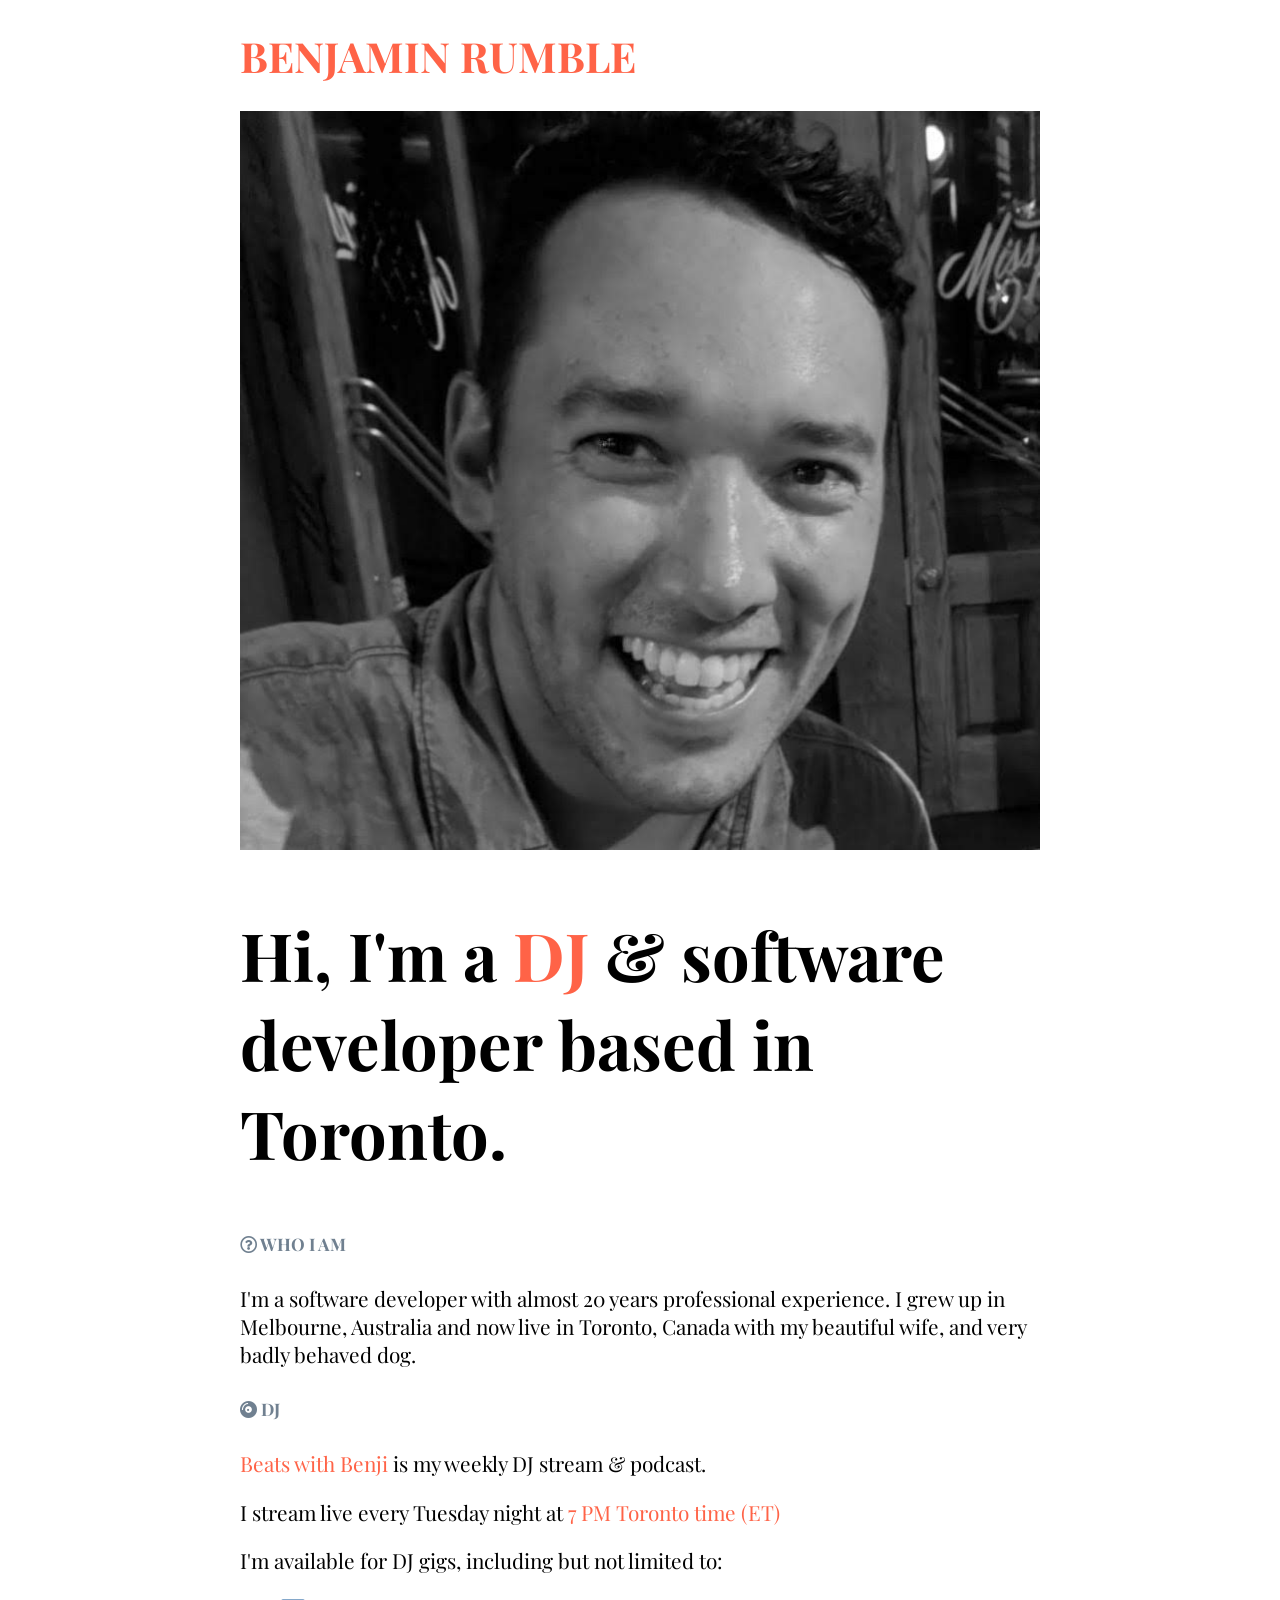
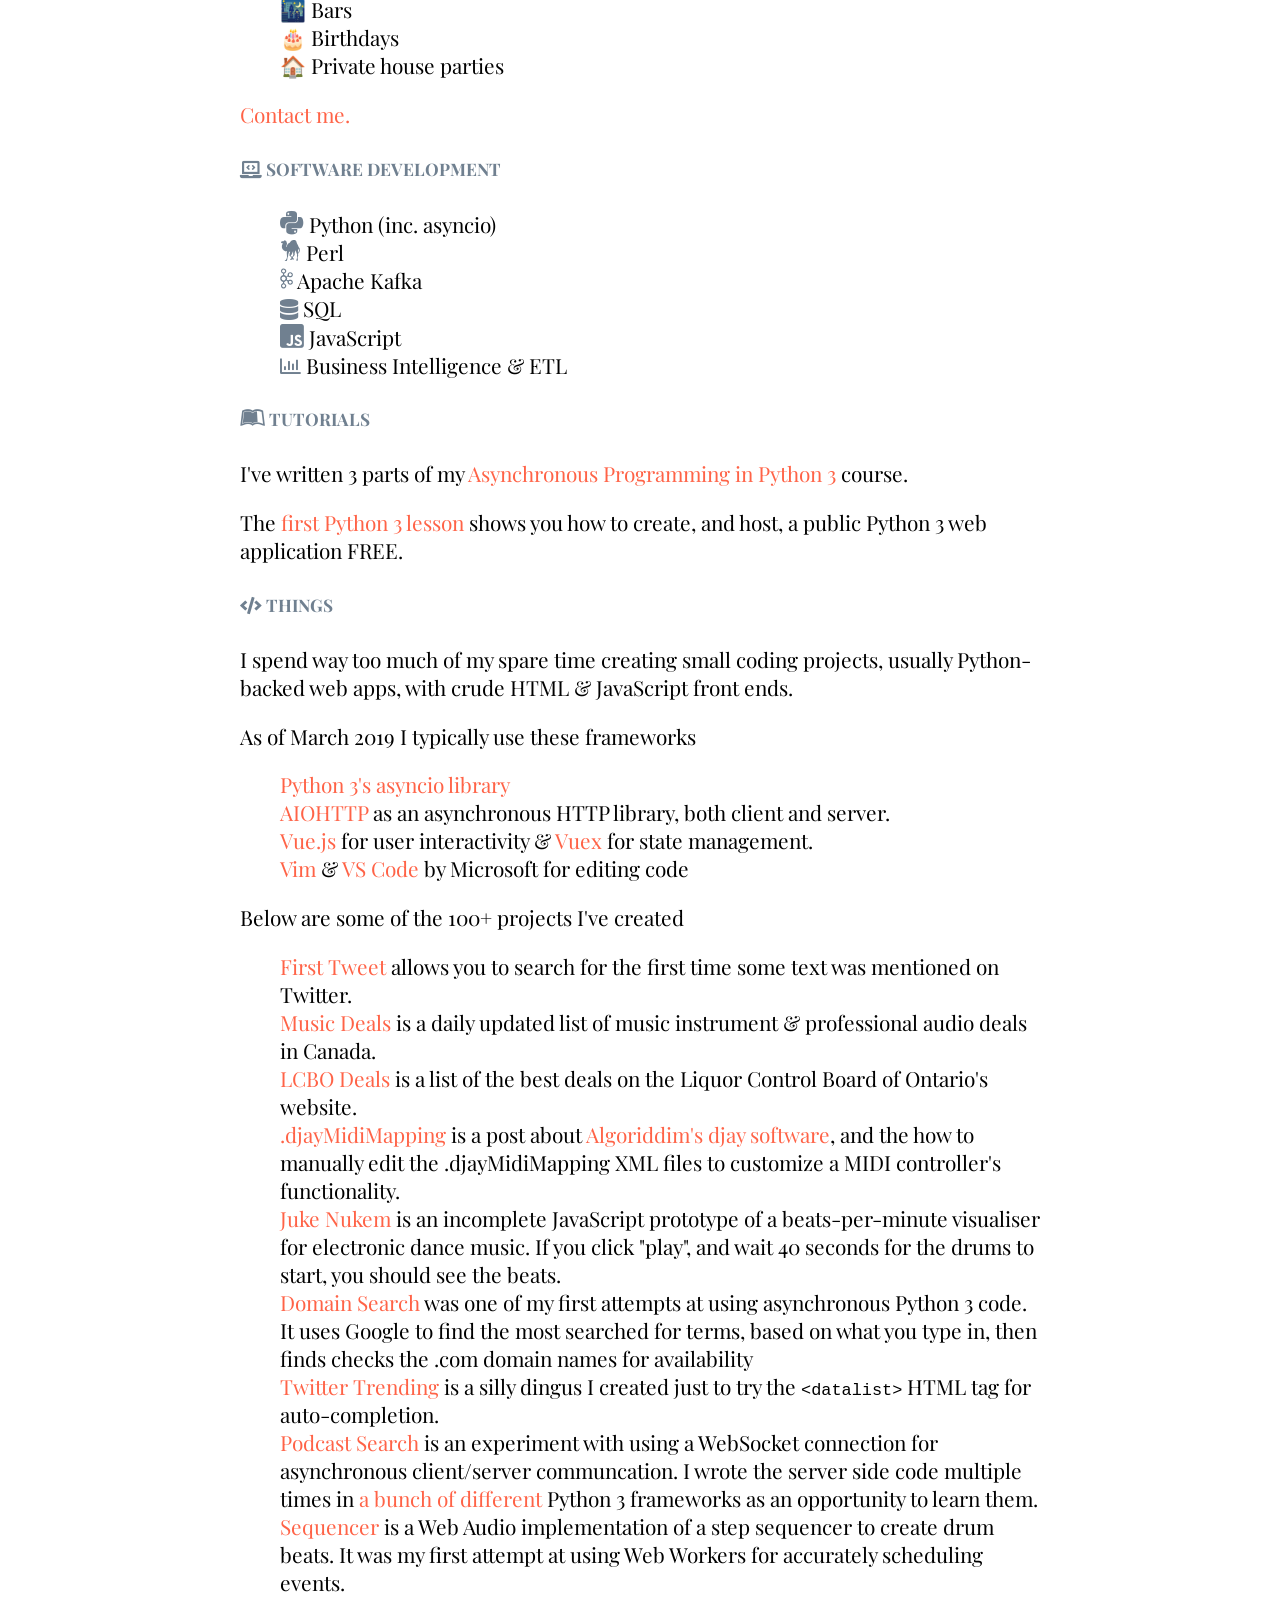
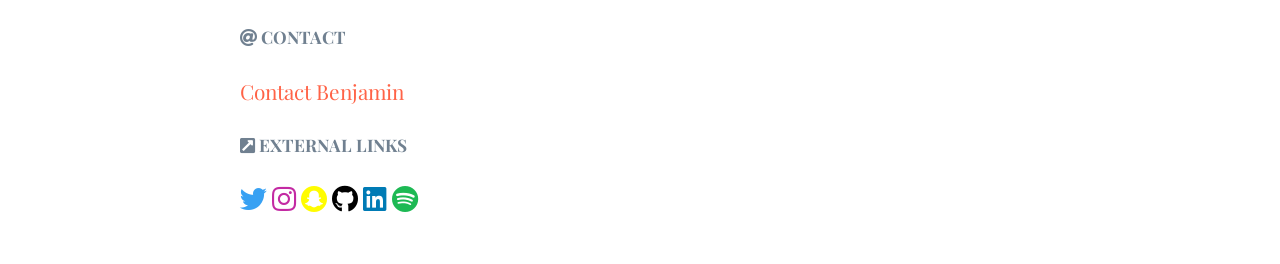
<file: index.html>
<!DOCTYPE html>
<html>
    <head>
        <title>Benjamin Rumble</title>
        <meta name="viewport" content="width=device-width, initial-scale=1">
        <meta property="og:title" content="Benjamin Rumble" />
        <meta property="og:url" content="https://irumble.com" />
        <meta property="og:type" content="website" />
        <meta property="og:description" content="The web page for Benjamin Rumble, DJ &amp; software developer." />
        <meta property="og:image" content="https://irumble.com/images/benjamin_rumble_bw_01.jpg" />
        <meta charset="utf-8" />
        <link rel="stylesheet" href="https://use.fontawesome.com/releases/v5.7.1/css/all.css" integrity="sha384-fnmOCqbTlWIlj8LyTjo7mOUStjsKC4pOpQbqyi7RrhN7udi9RwhKkMHpvLbHG9Sr" crossorigin="anonymous">
        <link href="https://fonts.googleapis.com/css?family=Playfair+Display" rel="stylesheet">
        <style>
            body {
                font-size: 1.3em;
                font-family: 'Playfair Display', serif;
                margin-bottom: 50px;
            }
            
            #container {
                max-width: 800px;
                margin-left: auto;
                margin-right: auto;
            }

            i {
                color:slategray;
            }

            h1 {
                color:slategray;
            }

            h2 {
                font-size: 3.2em;
            }

            h5 {
                /*font-size: 0.2em;*/
                color:slategray;
            }

            ul {
                list-style-type: none;
            }

            a {
                text-decoration: none;
                color:tomato;
            }

            .fab {
                font-size:1.3em;
            }

            img {
                width:100%;
                height:auto;
            }

            .fa-twitter {
                color: #38A1F3;
            }

            .fa-instagram {
                color: #c32aa3;
            }

            .fa-snapchat {
                color: #fffc00;
            }

            .fa-github {
                color: black;
            }

            .fa-linkedin {
                color: #007bb5;
            }
            .fa-spotify {
                color:#1db954;
            }

            .perl::before {
                content: "\0000a0";
                background: url("images/perl-icon.svg") 148px;
            }

            .icon {
                max-height: 21px;
                color: slategray;
                fill: slategray;
                border-color: slategray;
            }
        </style>
    </head>
    <body>
        <div id="container">
            <header class="h-card">
                <h1><a class="u-url u-uid" href="https://irumble.com">BENJAMIN RUMBLE</a></h1>
                <img class="p-photo" alt="Photo of Benjamin Rumble" src="/images/benjamin_rumble_bw_01.jpg" />
                <h2>Hi, I&apos;m a <a href="https://irumble.com/beatswithbenji/" title="Beats with Benji">DJ</a> &amp; software developer based in Toronto.</h2>
                <h5 id="whoiam"><i class="far fa-question-circle"></i> WHO I AM</h5>
                <p>
                    I'm a software developer with almost 20 years professional experience. 
                    I grew up in Melbourne, Australia and now live in <span class="p-locality">Toronto</span>, <span class="p-country-name">Canada</span> with my beautiful wife, and very badly behaved dog.
                </p>
            </header>
            <h5 id="dj"><i class="fas fa-compact-disc"></i> DJ</h5>
            <p>
                <a href="https://irumble.com/beatswithbenji/">Beats with Benji</a> is my weekly DJ stream &amp; podcast.
            </p>
            <p> 
                I stream live every Tuesday night at <a href="https://everytimezone.com/#2019-2-11,720,b8jj">7 PM Toronto time (ET)</a>
            </p>
            <p>I'm available for DJ gigs, including but not limited to:</p>
            <ul>
                <li>🌃 Bars</li>
                <li>🎂 Birthdays</li>
                <li>🏠 Private house parties</li>
            </ul>
            <p>
                <a href="/contact">Contact me.</a>
            </p>
            <h5 id="softwaredevelopment"><i class="fas fa-laptop-code"></i> SOFTWARE DEVELOPMENT</h5>
                <ul>
                    <li><i class="fab fa-python"></i> Python (inc. asyncio)</li>
                    <li><object data="images/perl-icon.svg" class="icon"></object> Perl</li>
                    <li><object data="images/Apache_Kafka.svg" class="icon"></object> Apache Kafka</li>
                    <li><i class="fas fa-database"></i> SQL</li>
                    <li><i class="fab fa-js-square"></i> JavaScript</li>
                    <li><i class="far fa-chart-bar"></i> Business Intelligence &amp; ETL</li>
                </ul>
            <h5 id="tutorials"><i class="fab fa-leanpub"></i> TUTORIALS</h5>
                <p>
                    I've written 3 parts of my <a href="/tutorials/python3">Asynchronous Programming in Python 3</a> course.
                </p>
                <p>
                    The <a href="/tutorials/python3">first Python 3 lesson</a> shows you how to create, and host, a public Python 3 web application FREE. 
                </p>

                <h5 id="things"><i class="fas fa-code"></i> THINGS</h5>
                <p>I spend way too much of my spare time creating small coding projects, usually Python-backed web apps, with crude HTML &amp; JavaScript front ends.</p>
                <p>As of March 2019 I typically use these frameworks</p>
                <ul>
                    <li>
                        <a href="https://asyncio.readthedocs.io">Python 3's  asyncio library</a>
                    </li>
                    <li>
                        <a href="https://aiohttp.readthedocs.io/">AIOHTTP</a> as an asynchronous HTTP library, both client and server.
                    </li>
                    <li>
                        <a href="https://vuejs.org/">Vue.js</a> for user interactivity &amp; <a href="https://vuex.vuejs.org/">Vuex</a> for state management.  
                    </li>
                    <li>
                        <a href="https://www.vim.org/">Vim</a> &amp; <a href="https://code.visualstudio.com/">VS Code</a> by Microsoft for editing code
                    </li>
                </ul>

                <p>Below are some of the 100+ projects I've created</p>
                <ul>
                    <li>
                        <a href="/firsttweet/">First Tweet</a> allows you to search for the first time some text was mentioned on Twitter.
                    </li>
                    <li>
                        <a href="/deals/music">Music Deals</a> is a daily updated list of music instrument &amp; professional audio deals in Canada.
                    </li>
                    
                    <li>
                        <a href="https://www.lcbodeals.com">LCBO Deals</a> is a list of the best deals on the Liquor Control Board of Ontario&apos;s website.
                    </li>
                    <li>
                        <a href="/djaymidimapping/">.djayMidiMapping</a> is a post about <a href="https://www.algoriddim.com/">Algoriddim's djay software</a>, and the how to manually edit the .djayMidiMapping XML files to customize a MIDI controller&apos;s functionality.
                    </li>
                    <li>
                        <a href="/jukenukem/v2/">Juke Nukem</a> is an incomplete JavaScript prototype of a beats-per-minute visualiser for electronic dance music. 
                        If you click "play", and wait 40 seconds for the drums to start, you should see the beats.
                    </li>
                    <li>
                        <a href="/domains">Domain Search</a> was one of my first attempts at using asynchronous Python 3 code. It uses Google to find the most searched 
                        for terms, based on what you type in, then finds checks the .com domain names for availability
                    </li>
                    <li>
                        <a href="/adhoc/autocomplete.html">Twitter Trending</a> is a silly dingus I created just to try the <code>&lt;datalist&gt;</code> 
                        HTML tag for auto-completion.
                    </li>
                    <li>
                        <a href="/podcasts">Podcast Search</a> is an experiment with using a WebSocket connection for asynchronous client/server communcation. 
                        I wrote the server side code multiple times in 
                        <a target="_blank" href="https://www.tornadoweb.org">a</a>
                        <a target="_blank" href="https://sanicframework.org/">bunch</a>
                        <a target="_blank" href="https://gitlab.com/pgjones/quart">of</a> 
                        <a target="_blank" href="https://docs.aiohttp.org">different</a>
                        Python 3 frameworks as an opportunity to learn them.
                    </li>
                    <li>
                        <a href="/sequencer">Sequencer</a> is a Web Audio implementation of a step sequencer to create drum beats. It was my first attempt at 
                        using Web Workers for accurately scheduling events.
                    </li>
                </ul>
            <h5 id="contact">
                <i class="fas fa-at"></i> CONTACT
            </h5>
            <p>
                <a href="/contact">Contact Benjamin</a>
            </p>
            <h5><i class="fas fa-external-link-square-alt"></i> EXTERNAL LINKS</h5>
            <p>
                <a target="_blank" rel="me" href="https://twitter.com/therumbler"><i class="fab fa-twitter"></i></a>
                <a target="_blank" rel="me" href="https://instagram.com/therumbler"><i class="fab fa-instagram"></i></a>
                <a target="_blank" href="https://www.snapchat.com/add/benjaminrumble"><i class="fab fa-snapchat"></i></a>
                <a target="_blank" rel="me" rel="me" href="https://github.com/therumbler"><i class="fab fa-github"></i></a>
                <a target="_blank" href="https://linkedin.com/in/benjaminrumble"><i class="fab fa-linkedin"></i></a>
                <a target="_blank" href="https://open.spotify.com/user/therumbler"><i class="fab fa-spotify"></i></a>
            </p>
        </div>
        <script>
            (function(i,s,o,g,r,a,m){i['GoogleAnalyticsObject']=r;i[r]=i[r]||function(){
            (i[r].q=i[r].q||[]).push(arguments)},i[r].l=1*new Date();a=s.createElement(o),
            m=s.getElementsByTagName(o)[0];a.async=1;a.src=g;m.parentNode.insertBefore(a,m)
            })(window,document,'script','https://www.google-analytics.com/analytics.js','ga');
            ga('create', 'UA-30404092-1', 'auto');
            ga('send', 'pageview');    
        </script>
    </body>
</html>
</file>
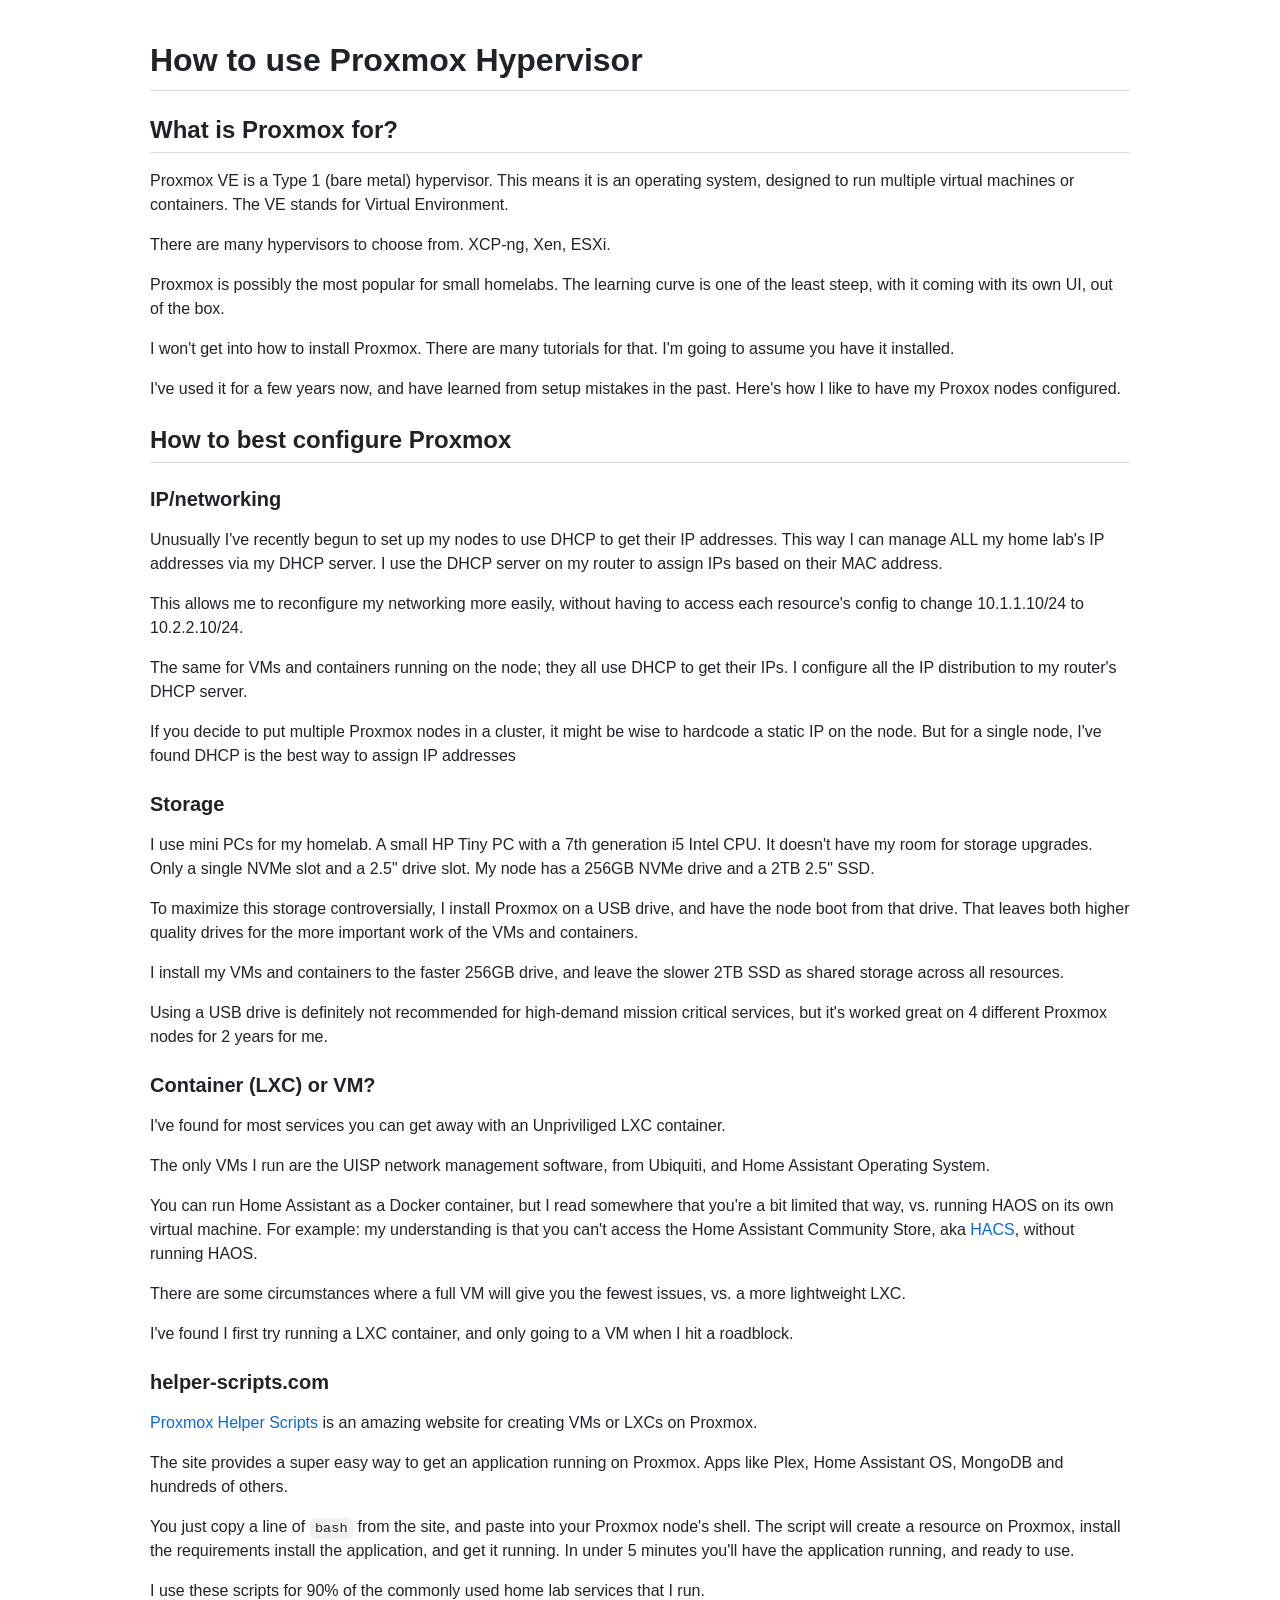
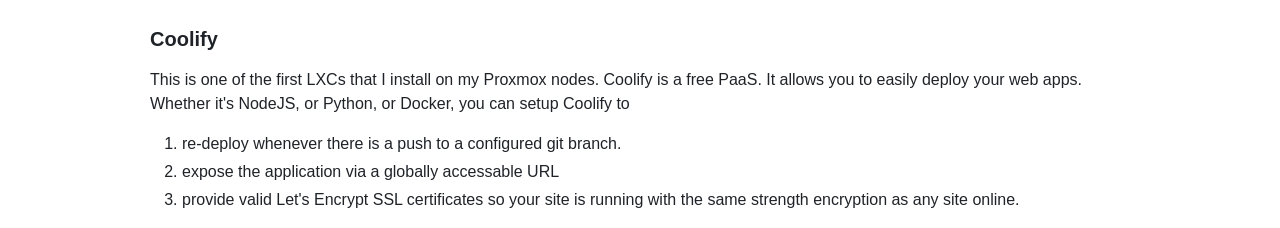
<file: tutorials/proxmox/index.html>
<!DOCTYPE html><html><head><meta charset="utf-8"><meta name="viewport" content="width=device-width, initial-scale=1"><style>@font-face {
  font-family: octicons-link;
  src: url([data-uri]) format('woff');
}

@media (prefers-color-scheme: dark) {
  body,
  [data-theme="dark"] {
    /*dark*/
    color-scheme: dark;
    --color-prettylights-syntax-comment: #8b949e;
    --color-prettylights-syntax-constant: #79c0ff;
    --color-prettylights-syntax-entity: #d2a8ff;
    --color-prettylights-syntax-storage-modifier-import: #c9d1d9;
    --color-prettylights-syntax-entity-tag: #7ee787;
    --color-prettylights-syntax-keyword: #ff7b72;
    --color-prettylights-syntax-string: #a5d6ff;
    --color-prettylights-syntax-variable: #ffa657;
    --color-prettylights-syntax-brackethighlighter-unmatched: #f85149;
    --color-prettylights-syntax-invalid-illegal-text: #f0f6fc;
    --color-prettylights-syntax-invalid-illegal-bg: #8e1519;
    --color-prettylights-syntax-carriage-return-text: #f0f6fc;
    --color-prettylights-syntax-carriage-return-bg: #b62324;
    --color-prettylights-syntax-string-regexp: #7ee787;
    --color-prettylights-syntax-markup-list: #f2cc60;
    --color-prettylights-syntax-markup-heading: #1f6feb;
    --color-prettylights-syntax-markup-italic: #c9d1d9;
    --color-prettylights-syntax-markup-bold: #c9d1d9;
    --color-prettylights-syntax-markup-deleted-text: #ffdcd7;
    --color-prettylights-syntax-markup-deleted-bg: #67060c;
    --color-prettylights-syntax-markup-inserted-text: #aff5b4;
    --color-prettylights-syntax-markup-inserted-bg: #033a16;
    --color-prettylights-syntax-markup-changed-text: #ffdfb6;
    --color-prettylights-syntax-markup-changed-bg: #5a1e02;
    --color-prettylights-syntax-markup-ignored-text: #c9d1d9;
    --color-prettylights-syntax-markup-ignored-bg: #1158c7;
    --color-prettylights-syntax-meta-diff-range: #d2a8ff;
    --color-prettylights-syntax-brackethighlighter-angle: #8b949e;
    --color-prettylights-syntax-sublimelinter-gutter-mark: #484f58;
    --color-prettylights-syntax-constant-other-reference-link: #a5d6ff;
    --color-fg-default: #e6edf3;
    --color-fg-muted: #848d97;
    --color-fg-subtle: #6e7681;
    --color-canvas-default: #0d1117;
    --color-canvas-subtle: #161b22;
    --color-border-default: #30363d;
    --color-border-muted: #21262d;
    --color-neutral-muted: rgba(110,118,129,0.4);
    --color-accent-fg: #2f81f7;
    --color-accent-emphasis: #1f6feb;
    --color-success-fg: #3fb950;
    --color-success-emphasis: #238636;
    --color-attention-fg: #d29922;
    --color-attention-emphasis: #9e6a03;
    --color-attention-subtle: rgba(187,128,9,0.15);
    --color-danger-fg: #f85149;
    --color-danger-emphasis: #da3633;
    --color-done-fg: #a371f7;
    --color-done-emphasis: #8957e5;
  }
}

@media (prefers-color-scheme: light) {
  body,
  [data-theme="light"] {
    /*light*/
    color-scheme: light;
    --color-prettylights-syntax-comment: #57606a;
    --color-prettylights-syntax-constant: #0550ae;
    --color-prettylights-syntax-entity: #6639ba;
    --color-prettylights-syntax-storage-modifier-import: #24292f;
    --color-prettylights-syntax-entity-tag: #116329;
    --color-prettylights-syntax-keyword: #cf222e;
    --color-prettylights-syntax-string: #0a3069;
    --color-prettylights-syntax-variable: #953800;
    --color-prettylights-syntax-brackethighlighter-unmatched: #82071e;
    --color-prettylights-syntax-invalid-illegal-text: #f6f8fa;
    --color-prettylights-syntax-invalid-illegal-bg: #82071e;
    --color-prettylights-syntax-carriage-return-text: #f6f8fa;
    --color-prettylights-syntax-carriage-return-bg: #cf222e;
    --color-prettylights-syntax-string-regexp: #116329;
    --color-prettylights-syntax-markup-list: #3b2300;
    --color-prettylights-syntax-markup-heading: #0550ae;
    --color-prettylights-syntax-markup-italic: #24292f;
    --color-prettylights-syntax-markup-bold: #24292f;
    --color-prettylights-syntax-markup-deleted-text: #82071e;
    --color-prettylights-syntax-markup-deleted-bg: #ffebe9;
    --color-prettylights-syntax-markup-inserted-text: #116329;
    --color-prettylights-syntax-markup-inserted-bg: #dafbe1;
    --color-prettylights-syntax-markup-changed-text: #953800;
    --color-prettylights-syntax-markup-changed-bg: #ffd8b5;
    --color-prettylights-syntax-markup-ignored-text: #eaeef2;
    --color-prettylights-syntax-markup-ignored-bg: #0550ae;
    --color-prettylights-syntax-meta-diff-range: #8250df;
    --color-prettylights-syntax-brackethighlighter-angle: #57606a;
    --color-prettylights-syntax-sublimelinter-gutter-mark: #8c959f;
    --color-prettylights-syntax-constant-other-reference-link: #0a3069;
    --color-fg-default: #1F2328;
    --color-fg-muted: #656d76;
    --color-fg-subtle: #6e7781;
    --color-canvas-default: #ffffff;
    --color-canvas-subtle: #f6f8fa;
    --color-border-default: #d0d7de;
    --color-border-muted: hsla(210,18%,87%,1);
    --color-neutral-muted: rgba(175,184,193,0.2);
    --color-accent-fg: #0969da;
    --color-accent-emphasis: #0969da;
    --color-success-fg: #1a7f37;
    --color-success-emphasis: #1f883d;
    --color-attention-fg: #9a6700;
    --color-attention-emphasis: #9a6700;
    --color-attention-subtle: #fff8c5;
    --color-danger-fg: #d1242f;
    --color-danger-emphasis: #cf222e;
    --color-done-fg: #8250df;
    --color-done-emphasis: #8250df;
  }
}

body {
    max-width: 980px;
    margin: 16px auto;
    background-color: var(--color-canvas-default);
}

.markdown-body .octicon-link:before {
  font: normal normal normal 16px/1 octicons-link;
  display: inline-block;
  text-decoration: none;
  text-rendering: auto;
  -webkit-font-smoothing: antialiased;
  -moz-osx-font-smoothing: grayscale;
  -webkit-user-select: none;
  -moz-user-select: none;
  -ms-user-select: none;
  user-select: none;
  content: '\f05c';
  vertical-align: middle;
}

.markdown-body {
  -ms-text-size-adjust: 100%;
  -webkit-text-size-adjust: 100%;
  margin: 0;
  color: var(--color-fg-default);
  background-color: var(--color-canvas-default);
  font-family: -apple-system,BlinkMacSystemFont,"Segoe UI","Noto Sans",Helvetica,Arial,sans-serif,"Apple Color Emoji","Segoe UI Emoji";
  font-size: 16px;
  line-height: 1.5;
  word-wrap: break-word;
}

.markdown-body .octicon {
  display: inline-block;
  fill: currentColor;
  vertical-align: text-bottom;
}

.markdown-body h1:hover .anchor .octicon-link:before,
.markdown-body h2:hover .anchor .octicon-link:before,
.markdown-body h3:hover .anchor .octicon-link:before,
.markdown-body h4:hover .anchor .octicon-link:before,
.markdown-body h5:hover .anchor .octicon-link:before,
.markdown-body h6:hover .anchor .octicon-link:before {
  width: 16px;
  height: 16px;
  content: ' ';
  display: inline-block;
  background-color: currentColor;
  -webkit-mask-image: url("data:image/svg+xml,<svg xmlns='http://www.w3.org/2000/svg' viewBox='0 0 16 16' version='1.1' aria-hidden='true'><path fill-rule='evenodd' d='M7.775 3.275a.75.75 0 001.06 1.06l1.25-1.25a2 2 0 112.83 2.83l-2.5 2.5a2 2 0 01-2.83 0 .75.75 0 00-1.06 1.06 3.5 3.5 0 004.95 0l2.5-2.5a3.5 3.5 0 00-4.95-4.95l-1.25 1.25zm-4.69 9.64a2 2 0 010-2.83l2.5-2.5a2 2 0 012.83 0 .75.75 0 001.06-1.06 3.5 3.5 0 00-4.95 0l-2.5 2.5a3.5 3.5 0 004.95 4.95l1.25-1.25a.75.75 0 00-1.06-1.06l-1.25 1.25a2 2 0 01-2.83 0z'></path></svg>");
  mask-image: url("data:image/svg+xml,<svg xmlns='http://www.w3.org/2000/svg' viewBox='0 0 16 16' version='1.1' aria-hidden='true'><path fill-rule='evenodd' d='M7.775 3.275a.75.75 0 001.06 1.06l1.25-1.25a2 2 0 112.83 2.83l-2.5 2.5a2 2 0 01-2.83 0 .75.75 0 00-1.06 1.06 3.5 3.5 0 004.95 0l2.5-2.5a3.5 3.5 0 00-4.95-4.95l-1.25 1.25zm-4.69 9.64a2 2 0 010-2.83l2.5-2.5a2 2 0 012.83 0 .75.75 0 001.06-1.06 3.5 3.5 0 00-4.95 0l-2.5 2.5a3.5 3.5 0 004.95 4.95l1.25-1.25a.75.75 0 00-1.06-1.06l-1.25 1.25a2 2 0 01-2.83 0z'></path></svg>");
}

.markdown-body details,
.markdown-body figcaption,
.markdown-body figure {
  display: block;
}

.markdown-body summary {
  display: list-item;
}

.markdown-body [hidden] {
  display: none !important;
}

.markdown-body a {
  background-color: transparent;
  color: var(--color-accent-fg);
  text-decoration: none;
}

.markdown-body abbr[title] {
  border-bottom: none;
  -webkit-text-decoration: underline dotted;
  text-decoration: underline dotted;
}

.markdown-body b,
.markdown-body strong {
  font-weight: var(--base-text-weight-semibold, 600);
}

.markdown-body dfn {
  font-style: italic;
}

.markdown-body h1 {
  margin: .67em 0;
  font-weight: var(--base-text-weight-semibold, 600);
  padding-bottom: .3em;
  font-size: 2em;
  border-bottom: 1px solid var(--color-border-muted);
}

.markdown-body mark {
  background-color: var(--color-attention-subtle);
  color: var(--color-fg-default);
}

.markdown-body small {
  font-size: 90%;
}

.markdown-body sub,
.markdown-body sup {
  font-size: 75%;
  line-height: 0;
  position: relative;
  vertical-align: baseline;
}

.markdown-body sub {
  bottom: -0.25em;
}

.markdown-body sup {
  top: -0.5em;
}

.markdown-body img {
  border-style: none;
  max-width: 100%;
  box-sizing: content-box;
  background-color: var(--color-canvas-default);
}

.markdown-body code,
.markdown-body kbd,
.markdown-body pre,
.markdown-body samp {
  font-family: monospace;
  font-size: 1em;
}

.markdown-body figure {
  margin: 1em 40px;
}

.markdown-body hr {
  box-sizing: content-box;
  overflow: hidden;
  background: transparent;
  border-bottom: 1px solid var(--color-border-muted);
  height: .25em;
  padding: 0;
  margin: 24px 0;
  background-color: var(--color-border-default);
  border: 0;
}

.markdown-body input {
  font: inherit;
  margin: 0;
  overflow: visible;
  font-family: inherit;
  font-size: inherit;
  line-height: inherit;
}

.markdown-body [type=button],
.markdown-body [type=reset],
.markdown-body [type=submit] {
  -webkit-appearance: button;
  appearance: button;
}

.markdown-body [type=checkbox],
.markdown-body [type=radio] {
  box-sizing: border-box;
  padding: 0;
}

.markdown-body [type=number]::-webkit-inner-spin-button,
.markdown-body [type=number]::-webkit-outer-spin-button {
  height: auto;
}

.markdown-body [type=search]::-webkit-search-cancel-button,
.markdown-body [type=search]::-webkit-search-decoration {
  -webkit-appearance: none;
  appearance: none;
}

.markdown-body ::-webkit-input-placeholder {
  color: inherit;
  opacity: .54;
}

.markdown-body ::-webkit-file-upload-button {
  -webkit-appearance: button;
  appearance: button;
  font: inherit;
}

.markdown-body a:hover {
  text-decoration: underline;
}

.markdown-body ::placeholder {
  color: var(--color-fg-subtle);
  opacity: 1;
}

.markdown-body hr::before {
  display: table;
  content: "";
}

.markdown-body hr::after {
  display: table;
  clear: both;
  content: "";
}

.markdown-body table {
  border-spacing: 0;
  border-collapse: collapse;
  display: block;
  width: max-content;
  max-width: 100%;
  overflow: auto;
}

.markdown-body td,
.markdown-body th {
  padding: 0;
}

.markdown-body details summary {
  cursor: pointer;
}

.markdown-body details:not([open])>*:not(summary) {
  display: none !important;
}

.markdown-body a:focus,
.markdown-body [role=button]:focus,
.markdown-body input[type=radio]:focus,
.markdown-body input[type=checkbox]:focus {
  outline: 2px solid var(--color-accent-fg);
  outline-offset: -2px;
  box-shadow: none;
}

.markdown-body a:focus:not(:focus-visible),
.markdown-body [role=button]:focus:not(:focus-visible),
.markdown-body input[type=radio]:focus:not(:focus-visible),
.markdown-body input[type=checkbox]:focus:not(:focus-visible) {
  outline: solid 1px transparent;
}

.markdown-body a:focus-visible,
.markdown-body [role=button]:focus-visible,
.markdown-body input[type=radio]:focus-visible,
.markdown-body input[type=checkbox]:focus-visible {
  outline: 2px solid var(--color-accent-fg);
  outline-offset: -2px;
  box-shadow: none;
}

.markdown-body a:not([class]):focus,
.markdown-body a:not([class]):focus-visible,
.markdown-body input[type=radio]:focus,
.markdown-body input[type=radio]:focus-visible,
.markdown-body input[type=checkbox]:focus,
.markdown-body input[type=checkbox]:focus-visible {
  outline-offset: 0;
}

.markdown-body kbd {
  display: inline-block;
  padding: 3px 5px;
  font: 11px ui-monospace,SFMono-Regular,SF Mono,Menlo,Consolas,Liberation Mono,monospace;
  line-height: 10px;
  color: var(--color-fg-default);
  vertical-align: middle;
  background-color: var(--color-canvas-subtle);
  border: solid 1px var(--color-neutral-muted);
  border-bottom-color: var(--color-neutral-muted);
  border-radius: 6px;
  box-shadow: inset 0 -1px 0 var(--color-neutral-muted);
}

.markdown-body h1,
.markdown-body h2,
.markdown-body h3,
.markdown-body h4,
.markdown-body h5,
.markdown-body h6 {
  margin-top: 24px;
  margin-bottom: 16px;
  font-weight: var(--base-text-weight-semibold, 600);
  line-height: 1.25;
}

.markdown-body h2 {
  font-weight: var(--base-text-weight-semibold, 600);
  padding-bottom: .3em;
  font-size: 1.5em;
  border-bottom: 1px solid var(--color-border-muted);
}

.markdown-body h3 {
  font-weight: var(--base-text-weight-semibold, 600);
  font-size: 1.25em;
}

.markdown-body h4 {
  font-weight: var(--base-text-weight-semibold, 600);
  font-size: 1em;
}

.markdown-body h5 {
  font-weight: var(--base-text-weight-semibold, 600);
  font-size: .875em;
}

.markdown-body h6 {
  font-weight: var(--base-text-weight-semibold, 600);
  font-size: .85em;
  color: var(--color-fg-muted);
}

.markdown-body p {
  margin-top: 0;
  margin-bottom: 10px;
}

.markdown-body blockquote {
  margin: 0;
  padding: 0 1em;
  color: var(--color-fg-muted);
  border-left: .25em solid var(--color-border-default);
}

.markdown-body ul,
.markdown-body ol {
  margin-top: 0;
  margin-bottom: 0;
  padding-left: 2em;
}

.markdown-body ol ol,
.markdown-body ul ol {
  list-style-type: lower-roman;
}

.markdown-body ul ul ol,
.markdown-body ul ol ol,
.markdown-body ol ul ol,
.markdown-body ol ol ol {
  list-style-type: lower-alpha;
}

.markdown-body dd {
  margin-left: 0;
}

.markdown-body tt,
.markdown-body code,
.markdown-body samp {
  font-family: ui-monospace,SFMono-Regular,SF Mono,Menlo,Consolas,Liberation Mono,monospace;
  font-size: 12px;
}

.markdown-body pre {
  margin-top: 0;
  margin-bottom: 0;
  font-family: ui-monospace,SFMono-Regular,SF Mono,Menlo,Consolas,Liberation Mono,monospace;
  font-size: 12px;
  word-wrap: normal;
}

.markdown-body .octicon {
  display: inline-block;
  overflow: visible !important;
  vertical-align: text-bottom;
  fill: currentColor;
}

.markdown-body input::-webkit-outer-spin-button,
.markdown-body input::-webkit-inner-spin-button {
  margin: 0;
  -webkit-appearance: none;
  appearance: none;
}

.markdown-body .mr-2 {
  margin-right: var(--base-size-8, 8px) !important;
}

.markdown-body::before {
  display: table;
  content: "";
}

.markdown-body::after {
  display: table;
  clear: both;
  content: "";
}

.markdown-body>*:first-child {
  margin-top: 0 !important;
}

.markdown-body>*:last-child {
  margin-bottom: 0 !important;
}

.markdown-body a:not([href]) {
  color: inherit;
  text-decoration: none;
}

.markdown-body .absent {
  color: var(--color-danger-fg);
}

.markdown-body .anchor {
  float: left;
  padding-right: 4px;
  margin-left: -20px;
  line-height: 1;
}

.markdown-body .anchor:focus {
  outline: none;
}

.markdown-body p,
.markdown-body blockquote,
.markdown-body ul,
.markdown-body ol,
.markdown-body dl,
.markdown-body table,
.markdown-body pre,
.markdown-body details {
  margin-top: 0;
  margin-bottom: 16px;
}

.markdown-body blockquote>:first-child {
  margin-top: 0;
}

.markdown-body blockquote>:last-child {
  margin-bottom: 0;
}

.markdown-body h1 .octicon-link,
.markdown-body h2 .octicon-link,
.markdown-body h3 .octicon-link,
.markdown-body h4 .octicon-link,
.markdown-body h5 .octicon-link,
.markdown-body h6 .octicon-link {
  color: var(--color-fg-default);
  vertical-align: middle;
  visibility: hidden;
}

.markdown-body h1:hover .anchor,
.markdown-body h2:hover .anchor,
.markdown-body h3:hover .anchor,
.markdown-body h4:hover .anchor,
.markdown-body h5:hover .anchor,
.markdown-body h6:hover .anchor {
  text-decoration: none;
}

.markdown-body h1:hover .anchor .octicon-link,
.markdown-body h2:hover .anchor .octicon-link,
.markdown-body h3:hover .anchor .octicon-link,
.markdown-body h4:hover .anchor .octicon-link,
.markdown-body h5:hover .anchor .octicon-link,
.markdown-body h6:hover .anchor .octicon-link {
  visibility: visible;
}

.markdown-body h1 tt,
.markdown-body h1 code,
.markdown-body h2 tt,
.markdown-body h2 code,
.markdown-body h3 tt,
.markdown-body h3 code,
.markdown-body h4 tt,
.markdown-body h4 code,
.markdown-body h5 tt,
.markdown-body h5 code,
.markdown-body h6 tt,
.markdown-body h6 code {
  padding: 0 .2em;
  font-size: inherit;
}

.markdown-body summary h1,
.markdown-body summary h2,
.markdown-body summary h3,
.markdown-body summary h4,
.markdown-body summary h5,
.markdown-body summary h6 {
  display: inline-block;
}

.markdown-body summary h1 .anchor,
.markdown-body summary h2 .anchor,
.markdown-body summary h3 .anchor,
.markdown-body summary h4 .anchor,
.markdown-body summary h5 .anchor,
.markdown-body summary h6 .anchor {
  margin-left: -40px;
}

.markdown-body summary h1,
.markdown-body summary h2 {
  padding-bottom: 0;
  border-bottom: 0;
}

.markdown-body ul.no-list,
.markdown-body ol.no-list {
  padding: 0;
  list-style-type: none;
}

.markdown-body ol[type="a s"] {
  list-style-type: lower-alpha;
}

.markdown-body ol[type="A s"] {
  list-style-type: upper-alpha;
}

.markdown-body ol[type="i s"] {
  list-style-type: lower-roman;
}

.markdown-body ol[type="I s"] {
  list-style-type: upper-roman;
}

.markdown-body ol[type="1"] {
  list-style-type: decimal;
}

.markdown-body div>ol:not([type]) {
  list-style-type: decimal;
}

.markdown-body ul ul,
.markdown-body ul ol,
.markdown-body ol ol,
.markdown-body ol ul {
  margin-top: 0;
  margin-bottom: 0;
}

.markdown-body li>p {
  margin-top: 16px;
}

.markdown-body li+li {
  margin-top: .25em;
}

.markdown-body dl {
  padding: 0;
}

.markdown-body dl dt {
  padding: 0;
  margin-top: 16px;
  font-size: 1em;
  font-style: italic;
  font-weight: var(--base-text-weight-semibold, 600);
}

.markdown-body dl dd {
  padding: 0 16px;
  margin-bottom: 16px;
}

.markdown-body table th {
  font-weight: var(--base-text-weight-semibold, 600);
}

.markdown-body table th,
.markdown-body table td {
  padding: 6px 13px;
  border: 1px solid var(--color-border-default);
}

.markdown-body table td>:last-child {
  margin-bottom: 0;
}

.markdown-body table tr {
  background-color: var(--color-canvas-default);
  border-top: 1px solid var(--color-border-muted);
}

.markdown-body table tr:nth-child(2n) {
  background-color: var(--color-canvas-subtle);
}

.markdown-body table img {
  background-color: transparent;
}

.markdown-body img[align=right] {
  padding-left: 20px;
}

.markdown-body img[align=left] {
  padding-right: 20px;
}

.markdown-body .emoji {
  max-width: none;
  vertical-align: text-top;
  background-color: transparent;
}

.markdown-body span.frame {
  display: block;
  overflow: hidden;
}

.markdown-body span.frame>span {
  display: block;
  float: left;
  width: auto;
  padding: 7px;
  margin: 13px 0 0;
  overflow: hidden;
  border: 1px solid var(--color-border-default);
}

.markdown-body span.frame span img {
  display: block;
  float: left;
}

.markdown-body span.frame span span {
  display: block;
  padding: 5px 0 0;
  clear: both;
  color: var(--color-fg-default);
}

.markdown-body span.align-center {
  display: block;
  overflow: hidden;
  clear: both;
}

.markdown-body span.align-center>span {
  display: block;
  margin: 13px auto 0;
  overflow: hidden;
  text-align: center;
}

.markdown-body span.align-center span img {
  margin: 0 auto;
  text-align: center;
}

.markdown-body span.align-right {
  display: block;
  overflow: hidden;
  clear: both;
}

.markdown-body span.align-right>span {
  display: block;
  margin: 13px 0 0;
  overflow: hidden;
  text-align: right;
}

.markdown-body span.align-right span img {
  margin: 0;
  text-align: right;
}

.markdown-body span.float-left {
  display: block;
  float: left;
  margin-right: 13px;
  overflow: hidden;
}

.markdown-body span.float-left span {
  margin: 13px 0 0;
}

.markdown-body span.float-right {
  display: block;
  float: right;
  margin-left: 13px;
  overflow: hidden;
}

.markdown-body span.float-right>span {
  display: block;
  margin: 13px auto 0;
  overflow: hidden;
  text-align: right;
}

.markdown-body code,
.markdown-body tt {
  padding: .2em .4em;
  margin: 0;
  font-size: 85%;
  white-space: break-spaces;
  background-color: var(--color-neutral-muted);
  border-radius: 6px;
}

.markdown-body code br,
.markdown-body tt br {
  display: none;
}

.markdown-body del code {
  text-decoration: inherit;
}

.markdown-body samp {
  font-size: 85%;
}

.markdown-body pre code {
  font-size: 100%;
}

.markdown-body pre>code {
  padding: 0;
  margin: 0;
  word-break: normal;
  white-space: pre;
  background: transparent;
  border: 0;
}

.markdown-body .highlight {
  margin-bottom: 16px;
}

.markdown-body .highlight pre {
  margin-bottom: 0;
  word-break: normal;
}

.markdown-body .highlight pre,
.markdown-body pre {
  padding: 16px;
  overflow: auto;
  font-size: 85%;
  line-height: 1.45;
  color: var(--color-fg-default);
  background-color: var(--color-canvas-subtle);
  border-radius: 6px;
}

.markdown-body pre code,
.markdown-body pre tt {
  display: inline;
  max-width: auto;
  padding: 0;
  margin: 0;
  overflow: visible;
  line-height: inherit;
  word-wrap: normal;
  background-color: transparent;
  border: 0;
}

.markdown-body .csv-data td,
.markdown-body .csv-data th {
  padding: 5px;
  overflow: hidden;
  font-size: 12px;
  line-height: 1;
  text-align: left;
  white-space: nowrap;
}

.markdown-body .csv-data .blob-num {
  padding: 10px 8px 9px;
  text-align: right;
  background: var(--color-canvas-default);
  border: 0;
}

.markdown-body .csv-data tr {
  border-top: 0;
}

.markdown-body .csv-data th {
  font-weight: var(--base-text-weight-semibold, 600);
  background: var(--color-canvas-subtle);
  border-top: 0;
}

.markdown-body [data-footnote-ref]::before {
  content: "[";
}

.markdown-body [data-footnote-ref]::after {
  content: "]";
}

.markdown-body .footnotes {
  font-size: 12px;
  color: var(--color-fg-muted);
  border-top: 1px solid var(--color-border-default);
}

.markdown-body .footnotes ol {
  padding-left: 16px;
}

.markdown-body .footnotes ol ul {
  display: inline-block;
  padding-left: 16px;
  margin-top: 16px;
}

.markdown-body .footnotes li {
  position: relative;
}

.markdown-body .footnotes li:target::before {
  position: absolute;
  top: -8px;
  right: -8px;
  bottom: -8px;
  left: -24px;
  pointer-events: none;
  content: "";
  border: 2px solid var(--color-accent-emphasis);
  border-radius: 6px;
}

.markdown-body .footnotes li:target {
  color: var(--color-fg-default);
}

.markdown-body .footnotes .data-footnote-backref g-emoji {
  font-family: monospace;
}

.markdown-body .pl-c {
  color: var(--color-prettylights-syntax-comment);
}

.markdown-body .pl-c1,
.markdown-body .pl-s .pl-v {
  color: var(--color-prettylights-syntax-constant);
}

.markdown-body .pl-e,
.markdown-body .pl-en {
  color: var(--color-prettylights-syntax-entity);
}

.markdown-body .pl-smi,
.markdown-body .pl-s .pl-s1 {
  color: var(--color-prettylights-syntax-storage-modifier-import);
}

.markdown-body .pl-ent {
  color: var(--color-prettylights-syntax-entity-tag);
}

.markdown-body .pl-k {
  color: var(--color-prettylights-syntax-keyword);
}

.markdown-body .pl-s,
.markdown-body .pl-pds,
.markdown-body .pl-s .pl-pse .pl-s1,
.markdown-body .pl-sr,
.markdown-body .pl-sr .pl-cce,
.markdown-body .pl-sr .pl-sre,
.markdown-body .pl-sr .pl-sra {
  color: var(--color-prettylights-syntax-string);
}

.markdown-body .pl-v,
.markdown-body .pl-smw {
  color: var(--color-prettylights-syntax-variable);
}

.markdown-body .pl-bu {
  color: var(--color-prettylights-syntax-brackethighlighter-unmatched);
}

.markdown-body .pl-ii {
  color: var(--color-prettylights-syntax-invalid-illegal-text);
  background-color: var(--color-prettylights-syntax-invalid-illegal-bg);
}

.markdown-body .pl-c2 {
  color: var(--color-prettylights-syntax-carriage-return-text);
  background-color: var(--color-prettylights-syntax-carriage-return-bg);
}

.markdown-body .pl-sr .pl-cce {
  font-weight: bold;
  color: var(--color-prettylights-syntax-string-regexp);
}

.markdown-body .pl-ml {
  color: var(--color-prettylights-syntax-markup-list);
}

.markdown-body .pl-mh,
.markdown-body .pl-mh .pl-en,
.markdown-body .pl-ms {
  font-weight: bold;
  color: var(--color-prettylights-syntax-markup-heading);
}

.markdown-body .pl-mi {
  font-style: italic;
  color: var(--color-prettylights-syntax-markup-italic);
}

.markdown-body .pl-mb {
  font-weight: bold;
  color: var(--color-prettylights-syntax-markup-bold);
}

.markdown-body .pl-md {
  color: var(--color-prettylights-syntax-markup-deleted-text);
  background-color: var(--color-prettylights-syntax-markup-deleted-bg);
}

.markdown-body .pl-mi1 {
  color: var(--color-prettylights-syntax-markup-inserted-text);
  background-color: var(--color-prettylights-syntax-markup-inserted-bg);
}

.markdown-body .pl-mc {
  color: var(--color-prettylights-syntax-markup-changed-text);
  background-color: var(--color-prettylights-syntax-markup-changed-bg);
}

.markdown-body .pl-mi2 {
  color: var(--color-prettylights-syntax-markup-ignored-text);
  background-color: var(--color-prettylights-syntax-markup-ignored-bg);
}

.markdown-body .pl-mdr {
  font-weight: bold;
  color: var(--color-prettylights-syntax-meta-diff-range);
}

.markdown-body .pl-ba {
  color: var(--color-prettylights-syntax-brackethighlighter-angle);
}

.markdown-body .pl-sg {
  color: var(--color-prettylights-syntax-sublimelinter-gutter-mark);
}

.markdown-body .pl-corl {
  text-decoration: underline;
  color: var(--color-prettylights-syntax-constant-other-reference-link);
}

.markdown-body g-emoji {
  display: inline-block;
  min-width: 1ch;
  font-family: "Apple Color Emoji","Segoe UI Emoji","Segoe UI Symbol";
  font-size: 1em;
  font-style: normal !important;
  font-weight: var(--base-text-weight-normal, 400);
  line-height: 1;
  vertical-align: -0.075em;
}

.markdown-body g-emoji img {
  width: 1em;
  height: 1em;
}

.markdown-body .task-list-item {
  list-style-type: none;
}

.markdown-body .task-list-item label {
  font-weight: var(--base-text-weight-normal, 400);
}

.markdown-body .task-list-item.enabled label {
  cursor: pointer;
}

.markdown-body .task-list-item+.task-list-item {
  margin-top: 4px;
}

.markdown-body .task-list-item .handle {
  display: none;
}

.markdown-body .task-list-item-checkbox {
  margin: 0 .2em .25em -1.4em;
  vertical-align: middle;
}

.markdown-body .contains-task-list:dir(rtl) .task-list-item-checkbox {
  margin: 0 -1.6em .25em .2em;
}

.markdown-body .contains-task-list {
  position: relative;
}

.markdown-body .contains-task-list:hover .task-list-item-convert-container,
.markdown-body .contains-task-list:focus-within .task-list-item-convert-container {
  display: block;
  width: auto;
  height: 24px;
  overflow: visible;
  clip: auto;
}

.markdown-body ::-webkit-calendar-picker-indicator {
  filter: invert(50%);
}

.markdown-body .markdown-alert {
  padding: var(--base-size-8, 8px) var(--base-size-16, 16px);
  margin-bottom: 16px;
  color: inherit;
  border-left: .25em solid var(--color-border-default);
}

.markdown-body .markdown-alert>:first-child {
  margin-top: 0;
}

.markdown-body .markdown-alert>:last-child {
  margin-bottom: 0;
}

.markdown-body .markdown-alert .markdown-alert-title {
  display: flex;
  font-weight: var(--base-text-weight-medium, 500);
  align-items: center;
  line-height: 1;
}

.markdown-body .markdown-alert.markdown-alert-note {
  border-left-color: var(--color-accent-emphasis);
}

.markdown-body .markdown-alert.markdown-alert-note .markdown-alert-title {
  color: var(--color-accent-fg);
}

.markdown-body .markdown-alert.markdown-alert-important {
  border-left-color: var(--color-done-emphasis);
}

.markdown-body .markdown-alert.markdown-alert-important .markdown-alert-title {
  color: var(--color-done-fg);
}

.markdown-body .markdown-alert.markdown-alert-warning {
  border-left-color: var(--color-attention-emphasis);
}

.markdown-body .markdown-alert.markdown-alert-warning .markdown-alert-title {
  color: var(--color-attention-fg);
}

.markdown-body .markdown-alert.markdown-alert-tip {
  border-left-color: var(--color-success-emphasis);
}

.markdown-body .markdown-alert.markdown-alert-tip .markdown-alert-title {
  color: var(--color-success-fg);
}

.markdown-body .markdown-alert.markdown-alert-caution {
  border-left-color: var(--color-danger-emphasis);
}

.markdown-body .markdown-alert.markdown-alert-caution .markdown-alert-title {
  color: var(--color-danger-fg);
}
</style><title>index</title></head><body><article class="markdown-body"><div class="markdown-heading"><h1 class="heading-element">How to use Proxmox Hypervisor</h1><a id="user-content-how-to-use-proxmox-hypervisor" class="anchor" aria-label="Permalink: How to use Proxmox Hypervisor" href="#how-to-use-proxmox-hypervisor"><span aria-hidden="true" class="octicon octicon-link"></span></a></div>
<div class="markdown-heading"><h2 class="heading-element">What is Proxmox for?</h2><a id="user-content-what-is-proxmox-for" class="anchor" aria-label="Permalink: What is Proxmox for?" href="#what-is-proxmox-for"><span aria-hidden="true" class="octicon octicon-link"></span></a></div>
<p>Proxmox VE is a Type 1 (bare metal) hypervisor. This means it is an operating system, designed to run multiple virtual machines or containers. The VE stands for Virtual Environment.</p>
<p>There are many hypervisors to choose from. XCP-ng, Xen, ESXi.</p>
<p>Proxmox is possibly the most popular for small homelabs. The learning curve is one of the least steep, with it coming with its own UI, out of the box.</p>
<p>I won't get into how to install Proxmox. There are many tutorials for that. I'm going to assume you have it installed.</p>
<p>I've used it for a few years now, and have learned from setup mistakes in the past. Here's how I like to have my Proxox nodes configured.</p>
<div class="markdown-heading"><h2 class="heading-element">How to best configure Proxmox</h2><a id="user-content-how-to-best-configure-proxmox" class="anchor" aria-label="Permalink: How to best configure Proxmox" href="#how-to-best-configure-proxmox"><span aria-hidden="true" class="octicon octicon-link"></span></a></div>
<div class="markdown-heading"><h3 class="heading-element">IP/networking</h3><a id="user-content-ipnetworking" class="anchor" aria-label="Permalink: IP/networking" href="#ipnetworking"><span aria-hidden="true" class="octicon octicon-link"></span></a></div>
<p>Unusually I've recently begun to set up my nodes to use DHCP to get their IP addresses. This way I can manage ALL my home lab's IP addresses via my DHCP server. I use the DHCP server on my router to assign IPs based on their MAC address.</p>
<p>This allows me to reconfigure my networking more easily, without having to access each resource's config to change 10.1.1.10/24 to 10.2.2.10/24.</p>
<p>The same for VMs and containers running on the node; they all use DHCP to get their IPs. I configure all the IP distribution to my router's DHCP server.</p>
<p>If you decide to put multiple Proxmox nodes in a cluster, it might be wise to hardcode a static IP on the node. But for a single node, I've found DHCP is the best way to assign IP addresses</p>
<div class="markdown-heading"><h3 class="heading-element">Storage</h3><a id="user-content-storage" class="anchor" aria-label="Permalink: Storage" href="#storage"><span aria-hidden="true" class="octicon octicon-link"></span></a></div>
<p>I use mini PCs for my homelab. A small HP Tiny PC with a 7th generation i5 Intel CPU. It doesn't have my room for storage upgrades. Only a single NVMe slot and a 2.5" drive slot. My node has a 256GB NVMe drive and a 2TB 2.5" SSD.</p>
<p>To maximize this storage controversially, I install Proxmox on a USB drive, and have the node boot from that drive. That leaves both higher quality drives for the more important work of the VMs and containers.</p>
<p>I install my VMs and containers to the faster 256GB drive, and leave the slower 2TB SSD as shared storage across all resources.</p>
<p>Using a USB drive is definitely not recommended for high-demand mission critical services, but it's worked great on 4 different Proxmox nodes for 2 years for me.</p>
<div class="markdown-heading"><h3 class="heading-element">Container (LXC) or VM?</h3><a id="user-content-container-lxc-or-vm" class="anchor" aria-label="Permalink: Container (LXC) or VM?" href="#container-lxc-or-vm"><span aria-hidden="true" class="octicon octicon-link"></span></a></div>
<p>I've found for most services you can get away with an Unpriviliged LXC container.</p>
<p>The only VMs I run are the UISP network management software, from Ubiquiti, and Home Assistant Operating System.</p>
<p>You can run Home Assistant as a Docker container, but I read somewhere that you're a bit limited that way, vs. running HAOS on its own virtual machine. For example: my understanding is that you can't access the Home Assistant Community Store, aka <a href="https://hacs.xyz/" rel="nofollow">HACS</a>, without running HAOS.</p>
<p>There are some circumstances where a full VM will give you the fewest issues, vs. a more lightweight LXC.</p>
<p>I've found I first try running a LXC container, and only going to a VM when I hit a roadblock.</p>
<div class="markdown-heading"><h3 class="heading-element">helper-scripts.com</h3><a id="user-content-helper-scriptscom" class="anchor" aria-label="Permalink: helper-scripts.com" href="#helper-scriptscom"><span aria-hidden="true" class="octicon octicon-link"></span></a></div>
<p><a href="https://helper-scripts.com" rel="nofollow">Proxmox Helper Scripts</a> is an amazing website for creating VMs or LXCs on Proxmox.</p>
<p>The site provides a super easy way to get an application running on Proxmox. Apps like Plex, Home Assistant OS, MongoDB and hundreds of others.</p>
<p>You just copy a line of <code>bash</code> from the site, and paste into your Proxmox node's shell. The script will create a resource on Proxmox, install the requirements install the application, and get it running. In under 5 minutes you'll have the application running, and ready to use.</p>
<p>I use these scripts for 90% of the commonly used home lab services that I run.</p>
<div class="markdown-heading"><h3 class="heading-element">Coolify</h3><a id="user-content-coolify" class="anchor" aria-label="Permalink: Coolify" href="#coolify"><span aria-hidden="true" class="octicon octicon-link"></span></a></div>
<p>This is one of the first LXCs that I install on my Proxmox nodes. Coolify is a free PaaS. It allows you to easily deploy your web apps. Whether it's NodeJS, or Python, or Docker, you  can setup Coolify to</p>
<ol>
<li>re-deploy whenever there is a push to a configured git branch.</li>
<li>expose the application via a globally accessable URL</li>
<li>provide valid Let's Encrypt SSL certificates so your site is running with the same strength encryption as any site online.</li>
</ol>
</article></body></html>
</file>
